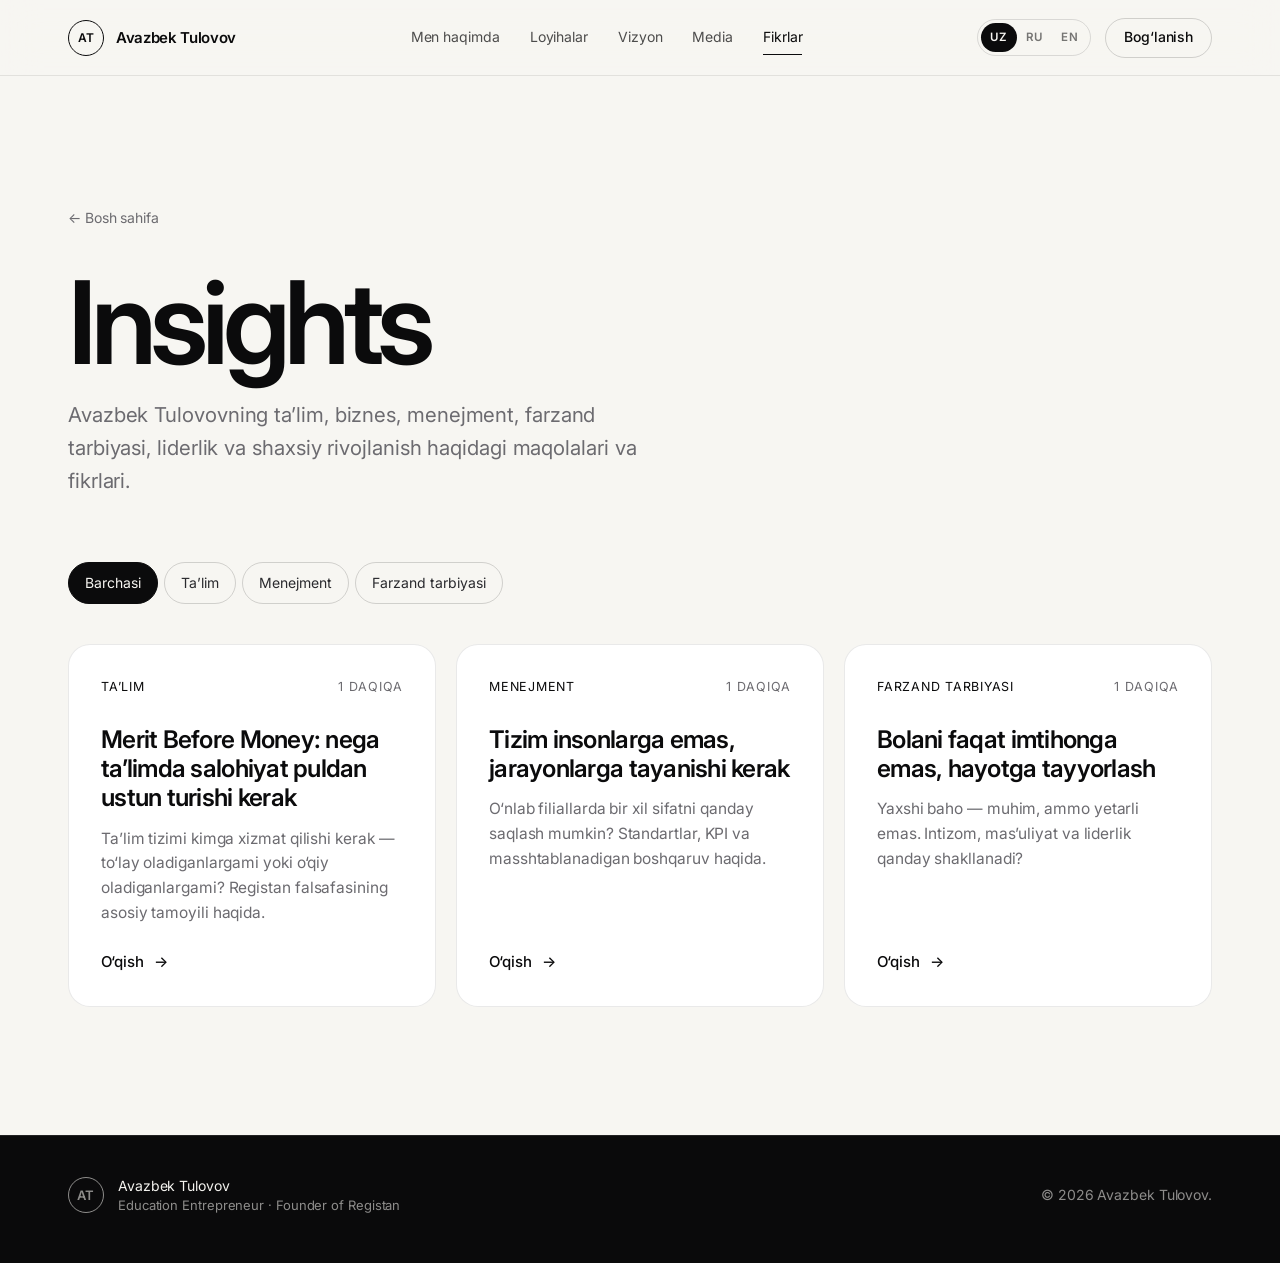
<file: insights.html>
<!doctype html>
<html lang="uz">
<head>
  <meta charset="utf-8">
  <meta name="viewport" content="width=device-width, initial-scale=1, viewport-fit=cover">
  <title>Insights — Avazbek Tulovov</title>
  <meta name="description" content="Avazbek Tulovovning ta’lim, biznes, menejment, farzand tarbiyasi, liderlik va shaxsiy rivojlanish haqidagi maqolalari.">
  <link rel="canonical" href="https://mysite.uz/insights.html">
  <meta property="og:title" content="Insights — Avazbek Tulovov">
  <meta property="og:image" content="https://mysite.uz/assets/img/og-image.jpg">
  <link rel="icon" href="favicon.svg" type="image/svg+xml">
  <link rel="preconnect" href="https://fonts.googleapis.com">
  <link rel="preconnect" href="https://fonts.gstatic.com" crossorigin>
  <link href="https://fonts.googleapis.com/css2?family=Inter:wght@300;400;500;600;700&family=Cormorant+Garamond:ital,wght@0,500;1,400;1,500&display=swap" rel="stylesheet">
  <link rel="stylesheet" href="assets/css/style.css">
  <script src="assets/js/config.js"></script>
</head>
<body class="page" data-keep-title>
  <header class="nav is-solid" id="nav">
    <div class="nav__inner container">
      <a href="index.html" class="brand"><span class="brand__mark">AT</span><span class="brand__name">Avazbek Tulovov</span></a>
      <nav class="nav__links">
        <a href="index.html#about" data-i18n="nav.about">Men haqimda</a>
        <a href="index.html#projects" data-i18n="nav.projects">Loyihalar</a>
        <a href="index.html#vision" data-i18n="nav.vision">Vizyon</a>
        <a href="index.html#media" data-i18n="nav.media">Media</a>
        <a href="insights.html" class="is-active" data-i18n="nav.insights">Fikrlar</a>
      </nav>
      <div class="nav__right">
        <div class="lang"><button data-lang="uz">UZ</button><button data-lang="ru">RU</button><button data-lang="en">EN</button></div>
        <a href="index.html#contact" class="btn btn--sm btn--ghost nav__cta" data-i18n="nav.contact">Bog‘lanish</a>
      </div>
    </div>
  </header>

  <main class="container">
    <section class="page-head">
      <a class="back" href="index.html" data-i18n="blog.home">← Bosh sahifa</a>
      <h1 class="display reveal" data-i18n="blog.title">Insights</h1>
      <p class="reveal" data-i18n="blog.lead">Avazbek Tulovovning ta’lim, biznes, menejment, farzand tarbiyasi, liderlik va shaxsiy rivojlanish haqidagi maqolalari va fikrlari.</p>
    </section>
    <div class="filters tabs" id="postFilters"></div>
    <div class="bgrid" id="allPosts" style="padding-bottom:clamp(80px,10vw,140px)"></div>
  </main>

  <footer class="footer dark">
    <div class="container footer__inner">
      <div class="footer__brand"><span class="brand__mark">AT</span><p>Avazbek Tulovov<br><span data-i18n="footer.tag">Education Entrepreneur · Founder of Registan</span></p></div>
      <p class="footer__copy">© <span id="year">2026</span> Avazbek Tulovov.</p>
    </div>
  </footer>
  <script src="assets/js/i18n.js"></script>
  <script src="assets/js/main.js"></script>
</body>
</html>
</file>
<file: assets/css/style.css>
/* =========================================================
   Avazbek Tulovov — Personal Brand
   Minimal · Premium · Typographic
   ========================================================= */

:root {
  --bg: #f7f6f2;
  --bg-2: #efede7;
  --surface: #ffffff;
  --ink: #0b0b0c;
  --ink-2: #2a2a2e;
  --muted: #6c6b70;
  --line: rgba(11, 11, 12, .09);
  --line-2: rgba(11, 11, 12, .16);

  --dark: #0a0a0b;
  --dark-2: #121214;
  --on-dark: #f4f3ef;
  --on-dark-muted: rgba(244, 243, 239, .56);
  --line-dark: rgba(244, 243, 239, .1);

  --gold: #b8955f;
  --gold-soft: #d9c39c;

  --sans: "Inter", system-ui, -apple-system, "Segoe UI", Roboto, sans-serif;
  --serif: "Cormorant Garamond", "Times New Roman", serif;

  --container: 1240px;
  --gutter: clamp(20px, 4vw, 48px);
  --radius: 22px;
  --radius-sm: 14px;
  --ease: cubic-bezier(.2, .7, .1, 1);
  --nav-h: 76px;
}

*, *::before, *::after { box-sizing: border-box; }
html { scroll-behavior: smooth; -webkit-text-size-adjust: 100%; }
body {
  margin: 0;
  background: var(--bg);
  color: var(--ink);
  font-family: var(--sans);
  font-size: 17px;
  line-height: 1.6;
  letter-spacing: -.005em;
  -webkit-font-smoothing: antialiased;
  -moz-osx-font-smoothing: grayscale;
  overflow-x: hidden;
}
img, video, svg { display: block; max-width: 100%; }
a { color: inherit; text-decoration: none; }
button { font: inherit; color: inherit; background: none; border: 0; cursor: pointer; }
h1, h2, h3, h4 { margin: 0; font-weight: 600; letter-spacing: -.03em; line-height: 1.08; }
p { margin: 0; }
ul, ol { margin: 0; padding: 0; list-style: none; }
::selection { background: var(--ink); color: var(--bg); }
:focus-visible { outline: 2px solid var(--gold); outline-offset: 3px; border-radius: 6px; }

.container { width: 100%; max-width: var(--container); margin: 0 auto; padding: 0 var(--gutter); }
.skip { position: absolute; left: -999px; top: 8px; z-index: 999; background: var(--ink); color: #fff; padding: 8px 14px; border-radius: 8px; }
.skip:focus { left: 8px; }
.hp { position: absolute; left: -9999px; }

/* ---------- Type ---------- */
.eyebrow {
  font-size: 12.5px; font-weight: 500; letter-spacing: .14em; text-transform: uppercase;
  color: var(--muted); margin-bottom: 22px; display: flex; align-items: center; gap: 12px;
}
.eyebrow::before { content: ""; width: 28px; height: 1px; background: currentColor; opacity: .6; }
.eyebrow--light { color: var(--on-dark-muted); }
.h2 { font-size: clamp(34px, 5vw, 64px); font-weight: 600; max-width: 16ch; }
.display { font-size: clamp(56px, 10vw, 148px); font-weight: 600; letter-spacing: -.055em; line-height: .92; }
.display--md { font-size: clamp(48px, 7.5vw, 104px); }
.serif { font-family: var(--serif); font-style: italic; font-weight: 400; letter-spacing: -.02em; }
.lead { font-size: clamp(19px, 1.7vw, 23px); line-height: 1.5; color: var(--ink); letter-spacing: -.015em; }
.prose p + p { margin-top: 1.1em; }
.prose p { color: var(--ink-2); }
.prose em { font-family: var(--serif); font-size: 1.18em; color: var(--ink); }

/* ---------- Buttons ---------- */
.btn {
  display: inline-flex; align-items: center; justify-content: center; gap: 10px;
  height: 52px; padding: 0 26px; border-radius: 999px;
  font-size: 15px; font-weight: 500; letter-spacing: -.01em;
  transition: transform .4s var(--ease), background .3s, color .3s, border-color .3s, box-shadow .3s;
  white-space: nowrap;
}
.btn:hover { transform: translateY(-2px); }
.btn--sm { height: 40px; padding: 0 18px; font-size: 14px; }
.btn--light { background: var(--on-dark); color: var(--ink); }
.btn--light:hover { background: #fff; box-shadow: 0 10px 30px -10px rgba(255,255,255,.4); }
.btn--outline-light { border: 1px solid rgba(255,255,255,.28); color: var(--on-dark); }
.btn--outline-light:hover { border-color: rgba(255,255,255,.7); }
.btn--ghost { border: 1px solid var(--line-2); }
.btn--ghost:hover { background: var(--ink); color: var(--bg); border-color: var(--ink); }
.btn--block { width: 100%; }

.link-arrow { display: inline-flex; align-items: center; gap: 10px; font-weight: 500; font-size: 15px; }
.link-arrow::after { content: "→"; transition: transform .35s var(--ease); }
.link-arrow:hover::after { transform: translateX(5px); }

/* ---------- Nav ---------- */
.nav {
  position: fixed; inset: 0 0 auto 0; z-index: 50; height: var(--nav-h);
  color: var(--on-dark); transition: background .4s, color .4s, border-color .4s, transform .5s var(--ease);
  border-bottom: 1px solid transparent;
}
.nav.is-solid {
  background: rgba(247, 246, 242, .78); color: var(--ink);
  -webkit-backdrop-filter: saturate(180%) blur(18px); backdrop-filter: saturate(180%) blur(18px);
  border-bottom-color: var(--line);
}
.nav.is-hidden { transform: translateY(-100%); }
.nav__inner { height: 100%; display: flex; align-items: center; justify-content: space-between; gap: 24px; }
.brand { display: flex; align-items: center; gap: 12px; font-weight: 600; letter-spacing: -.02em; }
.brand__mark {
  width: 36px; height: 36px; border-radius: 50%; display: grid; place-items: center;
  border: 1px solid currentColor; font-size: 12px; letter-spacing: .04em; font-weight: 600;
}
.brand__name { font-size: 15px; }
.nav__links { display: flex; gap: 30px; font-size: 14px; }
.nav__links a { opacity: .72; transition: opacity .25s; position: relative; }
.nav__links a:hover, .nav__links a.is-active { opacity: 1; }
.nav__links a.is-active::after { content: ""; position: absolute; left: 0; right: 0; bottom: -6px; height: 1px; background: currentColor; }
.nav__right { display: flex; align-items: center; gap: 14px; }
.nav.is-solid .btn--ghost { border-color: var(--line-2); }
.nav:not(.is-solid) .btn--ghost { border-color: rgba(255,255,255,.28); }
.nav:not(.is-solid) .btn--ghost:hover { background: var(--on-dark); color: var(--ink); }

.lang { display: flex; padding: 3px; border-radius: 999px; border: 1px solid rgba(127,127,127,.25); }
.lang button { font-size: 11.5px; font-weight: 600; letter-spacing: .06em; padding: 5px 9px; border-radius: 999px; opacity: .55; transition: .25s; }
.lang button:hover { opacity: .9; }
.lang button.is-active { opacity: 1; background: currentColor; }
.lang button.is-active { background: var(--on-dark); color: var(--ink); }
.nav.is-solid .lang button.is-active, .page .lang button.is-active { background: var(--ink); color: var(--bg); }

.burger { display: none; width: 40px; height: 40px; position: relative; }
.burger span { position: absolute; left: 10px; right: 10px; height: 1.5px; background: currentColor; transition: .35s var(--ease); }
.burger span:first-child { top: 16px; }
.burger span:last-child { top: 23px; }
.nav.is-open .burger span:first-child { top: 19.5px; transform: rotate(45deg); }
.nav.is-open .burger span:last-child { top: 19.5px; transform: rotate(-45deg); }
.mnav {
  position: fixed; inset: var(--nav-h) 0 0 0; background: var(--bg); color: var(--ink);
  display: flex; flex-direction: column; padding: 24px var(--gutter);
  opacity: 0; pointer-events: none; transform: translateY(-8px); transition: .4s var(--ease);
}
.mnav a { font-size: 30px; font-weight: 600; letter-spacing: -.03em; padding: 10px 0; border-bottom: 1px solid var(--line); }
.nav.is-open { background: var(--bg); color: var(--ink); }
.nav.is-open .mnav { opacity: 1; pointer-events: auto; transform: none; }
.nav.is-open .lang button.is-active { background: var(--ink); color: var(--bg); }

/* ---------- Hero ---------- */
.hero {
  position: relative; min-height: 100vh; min-height: 100svh; display: flex; flex-direction: column; justify-content: flex-end;
  background: var(--dark); color: var(--on-dark); overflow: hidden; isolation: isolate;
}
.hero__bg { position: absolute; inset: 0; z-index: -1; }
.hero__video { position: absolute; inset: 0; width: 100%; height: 100%; object-fit: cover; opacity: 0; transition: opacity 1.4s; }
.hero__video.is-ready { opacity: .45; }
.hero__portrait {
  position: absolute; right: 0; top: 0; bottom: 0; width: min(58%, 900px);
  background-size: cover; background-position: center top; opacity: 0; transition: opacity 1.6s;
  -webkit-mask-image: linear-gradient(to left, #000 35%, transparent 95%);
  mask-image: linear-gradient(to left, #000 35%, transparent 95%);
  filter: grayscale(.25) contrast(1.05);
}
.hero__portrait.is-loaded { opacity: .9; }
.hero__pattern { position: absolute; inset: -10%; width: 120%; height: 120%; color: #fff; opacity: .055; animation: drift 80s linear infinite; will-change: transform; }
.is-offscreen *, .is-offscreen *::before, .is-offscreen *::after { animation-play-state: paused !important; }
@keyframes drift { to { transform: translate3d(-160px, -160px, 0); } }
.hero__glow {
  position: absolute; inset: 0;
  background:
    radial-gradient(60% 50% at 78% 30%, rgba(184,149,95,.22), transparent 70%),
    radial-gradient(50% 60% at 10% 100%, rgba(60,80,140,.22), transparent 70%),
    linear-gradient(180deg, rgba(10,10,11,.2) 0%, rgba(10,10,11,0) 40%, rgba(10,10,11,.85) 100%);
}
.hero__grain {
  position: absolute; inset: 0; opacity: .07; pointer-events: none;
  background-image: url("data:image/svg+xml,%3Csvg xmlns='http://www.w3.org/2000/svg' width='160' height='160'%3E%3Cfilter id='n'%3E%3CfeTurbulence type='fractalNoise' baseFrequency='.9' numOctaves='3' stitchTiles='stitch'/%3E%3C/filter%3E%3Crect width='100%25' height='100%25' filter='url(%23n)'/%3E%3C/svg%3E");
}
.hero__content { padding-top: calc(var(--nav-h) + 8vh); padding-bottom: 6vh; }
.hero__title { font-size: clamp(56px, 13.2vw, 210px); font-weight: 600; letter-spacing: -.06em; line-height: .86; margin: 6px 0 36px; }
.hero__title .line { display: block; overflow: hidden; padding-bottom: .04em; }
.hero__title .word { display: inline-block; transform: translateY(105%); transition: transform 1.3s var(--ease); }
.hero__title .line:nth-child(2) .word { transition-delay: .12s; color: transparent; -webkit-text-stroke: 1.2px rgba(244,243,239,.85); }
.is-loaded .hero__title .word { transform: none; }
.hero__roles { display: flex; flex-wrap: wrap; gap: 6px 44px; font-size: clamp(15px, 1.4vw, 19px); color: var(--on-dark-muted); margin-bottom: 40px; }
.hero__roles li { position: relative; }
.hero__roles li + li::before { content: ""; position: absolute; left: -24px; top: 50%; width: 4px; height: 4px; margin-top: -2px; border-radius: 50%; background: var(--gold); }
.hero__roles li:last-child { color: var(--on-dark); }
.hero__cta { display: flex; gap: 12px; flex-wrap: wrap; }
.hero__foot {
  display: flex; justify-content: space-between; align-items: center; padding-bottom: 28px; padding-top: 22px;
  border-top: 1px solid var(--line-dark); font-size: 12px; letter-spacing: .14em; text-transform: uppercase; color: var(--on-dark-muted);
}
.scroll-cue { width: 22px; height: 36px; border: 1px solid rgba(255,255,255,.3); border-radius: 12px; position: relative; }
.scroll-cue span { position: absolute; left: 50%; top: 7px; width: 2px; height: 7px; margin-left: -1px; background: var(--on-dark); border-radius: 2px; animation: cue 2s var(--ease) infinite; }
@keyframes cue { 0% { opacity: 0; transform: translateY(0); } 30% { opacity: 1; } 100% { opacity: 0; transform: translateY(12px); } }

/* ---------- Sections ---------- */
.section { padding: clamp(96px, 14vw, 180px) 0; position: relative; }
.section--tight { padding-top: clamp(40px, 6vw, 80px); }
.section__head { margin-bottom: clamp(48px, 7vw, 88px); }
.section__head--row { display: flex; justify-content: space-between; align-items: flex-end; gap: 32px; flex-wrap: wrap; }
.dark { background: var(--dark); color: var(--on-dark); }

/* About */
.about__grid { display: grid; grid-template-columns: 5fr 7fr; gap: clamp(40px, 7vw, 120px); align-items: start; }
.about__aside { position: sticky; top: calc(var(--nav-h) + 32px); }
.about__photo {
  aspect-ratio: 4/5; border-radius: var(--radius); position: relative; overflow: hidden;
  background:
    radial-gradient(80% 60% at 70% 20%, rgba(184,149,95,.35), transparent 60%),
    linear-gradient(160deg, #1c1c20, #0a0a0b);
  background-size: cover; background-position: center;
}
.about__photo::before { content: "AT"; position: absolute; inset: 0; display: grid; place-items: center; font-size: clamp(90px, 14vw, 200px); font-weight: 600; letter-spacing: -.06em; color: rgba(255,255,255,.06); }
.about__photo.is-loaded::before { display: none; }
.about__photo-tag { position: absolute; left: 18px; bottom: 18px; padding: 8px 14px; border-radius: 999px; font-size: 12.5px; background: rgba(255,255,255,.12); color: #fff; -webkit-backdrop-filter: blur(12px); backdrop-filter: blur(12px); border: 1px solid rgba(255,255,255,.18); }
.about__body .h2 { margin-bottom: 40px; max-width: 15ch; }
.stats { display: grid; grid-template-columns: repeat(2, 1fr); margin-top: 64px; border-top: 1px solid var(--line); }
.stat { padding: 28px 24px 28px 0; border-bottom: 1px solid var(--line); }
.stat:nth-child(odd) { border-right: 1px solid var(--line); }
.stat:nth-child(even) { padding-left: 28px; }
.stat__num { display: block; font-size: clamp(36px, 4.4vw, 58px); font-weight: 600; letter-spacing: -.05em; line-height: 1; margin-bottom: 10px; }
.stat__label { font-size: 14.5px; color: var(--muted); line-height: 1.45; display: block; max-width: 24ch; }

/* Focus */
.focus__grid { display: grid; grid-template-columns: repeat(3, 1fr); gap: 1px; background: var(--line); border: 1px solid var(--line); border-radius: var(--radius); overflow: hidden; }
.fcard { background: var(--bg); padding: clamp(28px, 3.2vw, 44px); min-height: 260px; display: flex; flex-direction: column; transition: background .4s; }
.fcard:hover { background: var(--surface); }
.fcard__idx { font-size: 13px; color: var(--muted); margin-bottom: auto; padding-bottom: 48px; font-variant-numeric: tabular-nums; }
.fcard h3 { font-size: clamp(21px, 1.9vw, 26px); margin-bottom: 12px; }
.fcard p { color: var(--muted); font-size: 15.5px; }
.fcard--dark { background: var(--ink); color: var(--on-dark); }
.fcard--dark:hover { background: #18181b; }
.fcard--dark p { color: var(--on-dark-muted); margin-bottom: 20px; }
.fcard--dark .fcard__idx { color: var(--gold-soft); }

/* Journey */
.journey { background: var(--bg-2); }
.timeline { position: relative; padding-left: 0; }
.timeline__track { position: absolute; left: calc(26% + 0px); top: 8px; bottom: 8px; width: 1px; background: var(--line-2); }
.timeline__fill { position: absolute; inset: 0 0 auto 0; height: 0; background: var(--ink); transition: height .2s linear; }
.tl { display: grid; grid-template-columns: 26% 1fr; position: relative; padding-bottom: clamp(48px, 6vw, 80px); }
.tl:last-child { padding-bottom: 0; }
.tl::before { content: ""; position: absolute; left: 26%; top: 10px; width: 11px; height: 11px; margin-left: -5px; border-radius: 50%; background: var(--bg-2); border: 1.5px solid var(--ink); }
.tl--future::before { border-color: var(--gold); background: var(--gold); box-shadow: 0 0 0 6px rgba(184,149,95,.18); }
.tl__year { font-size: clamp(18px, 2vw, 26px); font-weight: 600; letter-spacing: -.03em; padding-right: 40px; line-height: 1.2; }
.tl--future .tl__year { color: var(--gold); }
.tl__body { padding-left: clamp(32px, 5vw, 72px); max-width: 640px; }
.tl__body h3 { font-size: clamp(22px, 2.3vw, 32px); margin-bottom: 12px; }
.tl__body p { color: var(--muted); }

/* Projects */
.pgrid { display: grid; grid-template-columns: repeat(2, 1fr); gap: 20px; }
.pcard { background: var(--surface); border-radius: var(--radius); overflow: hidden; display: flex; flex-direction: column; border: 1px solid var(--line); transition: transform .6s var(--ease), box-shadow .6s var(--ease); }
.pcard:hover { transform: translateY(-6px); box-shadow: 0 40px 80px -40px rgba(0,0,0,.28); }
.pcard--wide { grid-column: span 2; flex-direction: row; }
.pcard--wide > * { flex: 1 1 50%; }
.pcard--rev { flex-direction: row-reverse; }
.pcard__media {
  position: relative; min-height: 300px; aspect-ratio: 16/11; overflow: hidden; background-size: cover; background-position: center;
  background-color: #111;
}
.pcard--wide .pcard__media { aspect-ratio: auto; min-height: 440px; }
.pcard__media[data-tone="1"] { background-image: radial-gradient(70% 70% at 80% 10%, rgba(184,149,95,.55), transparent 60%), linear-gradient(150deg, #191a1f, #0b0b0c); }
.pcard__media[data-tone="2"] { background-image: radial-gradient(70% 70% at 20% 0%, rgba(72,104,170,.55), transparent 60%), linear-gradient(150deg, #13161f, #0a0b0f); }
.pcard__media[data-tone="3"] { background-image: radial-gradient(60% 60% at 50% 110%, rgba(200,80,60,.45), transparent 60%), linear-gradient(160deg, #1b1716, #0b0a0a); }
.pcard__media[data-tone="4"] { background-image: radial-gradient(70% 70% at 90% 90%, rgba(70,140,130,.5), transparent 60%), linear-gradient(150deg, #121a19, #0a0c0c); }
.pcard__media.is-loaded .pcard__glyph { display: none; }
.pcard__media::after { content: ""; position: absolute; inset: 0; background: linear-gradient(180deg, transparent 50%, rgba(0,0,0,.35)); }
.pcard__glyph {
  position: absolute; inset: 0; display: grid; place-items: center; color: rgba(255,255,255,.1);
  font-size: clamp(120px, 16vw, 240px); font-weight: 600; letter-spacing: -.07em; transition: transform 1.2s var(--ease);
}
.pcard:hover .pcard__glyph { transform: scale(1.06); }
.pcard__badge { position: absolute; z-index: 2; top: 18px; left: 18px; font-size: 12px; letter-spacing: .04em; padding: 7px 13px; border-radius: 999px; color: #fff; background: rgba(255,255,255,.1); border: 1px solid rgba(255,255,255,.18); -webkit-backdrop-filter: blur(12px); backdrop-filter: blur(12px); }
.pcard__body { padding: clamp(28px, 3.4vw, 48px); display: flex; flex-direction: column; gap: 14px; }
.pcard__kicker { font-size: 12.5px; letter-spacing: .12em; text-transform: uppercase; color: var(--muted); }
.pcard__body h3 { font-size: clamp(26px, 2.6vw, 38px); }
.pcard__body > p { color: var(--ink-2); }
.pcard__result { margin-top: 8px; padding: 18px 0; border-top: 1px solid var(--line); border-bottom: 1px solid var(--line); }
.pcard__result span { display: block; font-size: 12px; color: var(--muted); letter-spacing: .1em; text-transform: uppercase; margin-bottom: 6px; }
.pcard__result strong { font-weight: 500; font-size: 15.5px; letter-spacing: -.01em; }
.pcard .link-arrow { margin-top: auto; padding-top: 8px; }

/* Philosophy */
.philosophy .display { margin-bottom: 40px; }
.philosophy .display .serif { color: var(--gold-soft); font-weight: 400; }
.philosophy__intro { font-size: clamp(19px, 1.8vw, 24px); color: var(--on-dark-muted); max-width: 40ch; line-height: 1.5; margin-bottom: clamp(56px, 8vw, 100px); }
.principles { display: grid; grid-template-columns: repeat(3, 1fr); border-top: 1px solid var(--line-dark); }
.principles li { padding: 32px 32px 40px 0; border-bottom: 1px solid var(--line-dark); display: flex; flex-direction: column; gap: 22px; }
.principles li:not(:nth-child(3n)) { border-right: 1px solid var(--line-dark); }
.principles li:not(:nth-child(3n+1)) { padding-left: 32px; }
.principles span { font-size: 13px; color: var(--gold-soft); font-variant-numeric: tabular-nums; }
.principles p { font-size: clamp(19px, 1.7vw, 23px); letter-spacing: -.02em; line-height: 1.35; }

/* Vision */
.quote { margin: 0 0 clamp(64px, 9vw, 120px); }
.quote p { font-family: var(--serif); font-style: italic; font-weight: 400; font-size: clamp(38px, 6vw, 88px); line-height: 1.04; letter-spacing: -.025em; max-width: 20ch; }
.quote cite { display: block; margin-top: 28px; font-style: normal; font-size: 14px; color: var(--muted); letter-spacing: .06em; }
.vision__grid { display: grid; grid-template-columns: 5fr 7fr; gap: clamp(40px, 7vw, 120px); align-items: start; }
.vision__text { font-size: clamp(18px, 1.5vw, 21px); color: var(--ink-2); line-height: 1.6; }
.vlist { border-top: 1px solid var(--line); }
.vlist li { display: flex; gap: 28px; align-items: baseline; padding: 24px 0; border-bottom: 1px solid var(--line); font-size: clamp(20px, 2vw, 28px); font-weight: 500; letter-spacing: -.025em; line-height: 1.25; transition: padding .4s var(--ease); }
.vlist li:hover { padding-left: 12px; }
.vlist__n { font-size: 13px; color: var(--muted); font-weight: 400; letter-spacing: 0; flex: 0 0 auto; }

/* Podcast */
.podcast { overflow: hidden; }
.podcast__grid { display: grid; grid-template-columns: 1.1fr .9fr; gap: clamp(40px, 6vw, 100px); align-items: center; }
.podcast .display { margin-bottom: 28px; }
.podcast__lead { font-size: clamp(18px, 1.6vw, 22px); color: var(--on-dark-muted); max-width: 36ch; margin-bottom: 32px; line-height: 1.5; }
.chips { display: flex; flex-wrap: wrap; gap: 8px; margin-bottom: 40px; }
.chips li { font-size: 14px; padding: 8px 15px; border-radius: 999px; border: 1px solid var(--line-dark); color: var(--on-dark); }
.podcast__cta { display: flex; gap: 12px; flex-wrap: wrap; }
.podcast__visual { display: grid; place-items: center; gap: 48px; }
.mic { position: relative; width: min(380px, 80vw); aspect-ratio: 1; display: grid; place-items: center; }
.mic__ring { position: absolute; inset: 0; border-radius: 50%; border: 1px solid rgba(217,195,156,.25); animation: ring 4.5s var(--ease) infinite; }
.mic__ring:nth-child(2) { animation-delay: 1.5s; }
.mic__ring:nth-child(3) { animation-delay: 3s; }
@keyframes ring { 0% { transform: scale(.55); opacity: 0; } 30% { opacity: 1; } 100% { transform: scale(1.05); opacity: 0; } }
.mic__core { width: 52%; aspect-ratio: 1; border-radius: 50%; display: grid; place-content: center; text-align: center; background: radial-gradient(circle at 35% 30%, #2a2622, #0f0e0d 70%); border: 1px solid rgba(217,195,156,.35); box-shadow: 0 30px 80px -20px rgba(184,149,95,.35), inset 0 1px 0 rgba(255,255,255,.08); }
.mic__core span { font-weight: 600; letter-spacing: .28em; font-size: clamp(14px, 1.6vw, 18px); line-height: 1.5; }
.mic__core span:last-child { color: var(--gold-soft); }
.wave { display: flex; gap: 5px; height: 48px; align-items: center; }
.wave i { width: 3px; border-radius: 3px; background: rgba(244,243,239,.6); height: 20%; animation: wave 1.6s ease-in-out infinite; }
.wave i:nth-child(3n) { animation-delay: -.4s; } .wave i:nth-child(3n+1) { animation-delay: -.9s; } .wave i:nth-child(4n) { animation-delay: -1.2s; background: var(--gold-soft); }
@keyframes wave { 0%, 100% { height: 18%; } 50% { height: 100%; } }

/* Media */
.tabs { display: flex; gap: 6px; flex-wrap: wrap; }
.tabs button { font-size: 14px; padding: 9px 16px; border-radius: 999px; border: 1px solid var(--line-2); color: var(--ink-2); transition: .25s; }
.tabs button:hover { border-color: var(--ink); }
.tabs button.is-active { background: var(--ink); color: var(--bg); border-color: var(--ink); }
.mgrid { display: grid; grid-template-columns: repeat(3, 1fr); gap: 20px; }
.mcard { display: flex; flex-direction: column; gap: 16px; animation: fadeUp .7s var(--ease) both; }
.mcard__thumb { position: relative; aspect-ratio: 16/9; border-radius: var(--radius-sm); overflow: hidden; background: linear-gradient(150deg, #1a1a1d, #0b0b0c); }
.mcard__thumb img { width: 100%; height: 100%; object-fit: cover; transition: transform 1s var(--ease); }
.mcard:hover .mcard__thumb img { transform: scale(1.04); }
.mcard__thumb iframe { position: absolute; inset: 0; width: 100%; height: 100%; border: 0; }
.mcard__ph { position: absolute; inset: 0; display: grid; place-items: center; color: rgba(255,255,255,.12); font-size: 56px; font-weight: 600; letter-spacing: -.05em; }
.mcard__play { position: absolute; left: 50%; top: 50%; width: 64px; height: 64px; margin: -32px 0 0 -32px; border-radius: 50%; background: rgba(255,255,255,.92); color: var(--ink); display: grid; place-items: center; transition: transform .4s var(--ease); }
.mcard:hover .mcard__play { transform: scale(1.08); }
.mcard__meta { display: flex; gap: 10px; font-size: 12.5px; letter-spacing: .08em; text-transform: uppercase; color: var(--muted); }
.mcard h3 { font-size: 19px; letter-spacing: -.02em; line-height: 1.3; font-weight: 600; }
@keyframes fadeUp { from { opacity: 0; transform: translateY(16px); } to { opacity: 1; transform: none; } }

/* Blog cards */
.bgrid { display: grid; grid-template-columns: repeat(3, 1fr); gap: 20px; }
.bcard { display: flex; flex-direction: column; padding: 32px; min-height: 320px; border-radius: var(--radius); background: var(--surface); border: 1px solid var(--line); transition: transform .5s var(--ease), box-shadow .5s var(--ease); animation: fadeUp .7s var(--ease) both; }
.bcard:hover { transform: translateY(-5px); box-shadow: 0 30px 60px -36px rgba(0,0,0,.3); }
.bcard__cover { margin: -32px -32px 24px; aspect-ratio: 16/9; background-size: cover; background-position: center; border-radius: var(--radius) var(--radius) 0 0; }
.bcard__meta { display: flex; justify-content: space-between; gap: 12px; font-size: 12.5px; color: var(--muted); letter-spacing: .06em; text-transform: uppercase; margin-bottom: 28px; }
.bcard__cat { color: var(--ink); }
.bcard h3 { font-size: clamp(21px, 1.9vw, 25px); margin-bottom: 14px; line-height: 1.2; }
.bcard p { color: var(--muted); font-size: 15.5px; margin-bottom: 24px; }
.bcard .link-arrow { margin-top: auto; }
.empty { color: var(--muted); padding: 40px 0; grid-column: 1 / -1; }

/* Contact */
.contact__grid { display: grid; grid-template-columns: 1fr 1fr; gap: clamp(48px, 7vw, 120px); align-items: start; }
.contact .display { margin-bottom: 24px; max-width: 10ch; }
.contact__lead { color: var(--on-dark-muted); font-size: clamp(18px, 1.6vw, 21px); margin-bottom: 40px; }
.tg { display: inline-flex; align-items: center; gap: 14px; font-size: clamp(22px, 2.6vw, 34px); font-weight: 600; letter-spacing: -.03em; padding-bottom: 6px; border-bottom: 1px solid rgba(255,255,255,.25); transition: border-color .3s, color .3s; }
.tg:hover { border-color: var(--gold-soft); color: var(--gold-soft); }
.socials { display: flex; gap: 10px; margin-top: 44px; flex-wrap: wrap; }
.socials a { width: 48px; height: 48px; border-radius: 50%; display: grid; place-items: center; border: 1px solid var(--line-dark); transition: .3s var(--ease); }
.socials a:hover { background: var(--on-dark); color: var(--ink); transform: translateY(-3px); }
.socials svg { width: 19px; height: 19px; }
.form { display: grid; gap: 18px; padding: clamp(24px, 3vw, 40px); border-radius: var(--radius); background: var(--dark-2); border: 1px solid var(--line-dark); }
.form__row { display: grid; grid-template-columns: 1fr 1fr; gap: 18px; }
.field { display: grid; gap: 8px; }
.field span { font-size: 13px; color: var(--on-dark-muted); }
.field input, .field select, .field textarea {
  width: 100%; font: inherit; font-size: 16px; color: var(--on-dark); background: transparent;
  border: 0; border-bottom: 1px solid rgba(255,255,255,.18); padding: 10px 0; border-radius: 0; transition: border-color .3s;
  -webkit-appearance: none; appearance: none;
}
.field select { background-image: linear-gradient(45deg, transparent 50%, currentColor 50%), linear-gradient(135deg, currentColor 50%, transparent 50%); background-position: calc(100% - 10px) 52%, calc(100% - 5px) 52%; background-size: 5px 5px; background-repeat: no-repeat; }
.field select option { color: #000; }
.field textarea { resize: vertical; min-height: 110px; }
.field input:focus, .field select:focus, .field textarea:focus { outline: none; border-color: var(--gold-soft); }
.form .btn { margin-top: 8px; }
.form__status { font-size: 14px; color: var(--gold-soft); min-height: 1.4em; }

/* Footer */
.footer { padding: 40px 0 48px; border-top: 1px solid var(--line-dark); }
.footer__inner { display: flex; justify-content: space-between; align-items: center; gap: 24px; flex-wrap: wrap; font-size: 14px; color: var(--on-dark-muted); }
.footer__brand { display: flex; align-items: center; gap: 14px; }
.footer__brand p { color: var(--on-dark); line-height: 1.4; }
.footer__brand span { color: var(--on-dark-muted); font-size: 13px; }

/* ---------- Inner pages (blog) ---------- */
.page { padding-top: var(--nav-h); }
.page .nav { background: rgba(247,246,242,.82); color: var(--ink); -webkit-backdrop-filter: saturate(180%) blur(18px); backdrop-filter: saturate(180%) blur(18px); border-bottom-color: var(--line); }
.page .btn--ghost { border-color: var(--line-2); }
.page-head { padding: clamp(64px, 10vw, 140px) 0 clamp(40px, 5vw, 64px); }
.page-head .display { font-size: clamp(52px, 9vw, 128px); }
.page-head p { color: var(--muted); font-size: clamp(18px, 1.6vw, 22px); max-width: 44ch; margin-top: 24px; }
.filters { display: flex; gap: 6px; flex-wrap: wrap; margin-bottom: 40px; }
.article { max-width: 760px; margin: 0 auto; padding: clamp(56px, 8vw, 120px) var(--gutter) clamp(80px, 10vw, 140px); }
.article__meta { display: flex; gap: 16px; font-size: 13px; letter-spacing: .08em; text-transform: uppercase; color: var(--muted); margin-bottom: 28px; }
.article h1 { font-size: clamp(38px, 5.6vw, 72px); letter-spacing: -.045em; line-height: 1.02; margin-bottom: 28px; }
.article__excerpt { font-size: clamp(19px, 1.8vw, 23px); color: var(--ink-2); line-height: 1.5; padding-bottom: 40px; margin-bottom: 40px; border-bottom: 1px solid var(--line); }
.article__cover { border-radius: var(--radius); margin-bottom: 48px; width: 100%; }
.article__body { font-size: 18.5px; line-height: 1.75; color: var(--ink-2); }
.article__body > * + * { margin-top: 1.2em; }
.article__body h2 { font-size: 30px; margin-top: 2em; color: var(--ink); }
.article__body h3 { font-size: 23px; margin-top: 1.8em; color: var(--ink); }
.article__body blockquote { margin: 2em 0; padding-left: 24px; border-left: 2px solid var(--gold); font-family: var(--serif); font-style: italic; font-size: 1.45em; line-height: 1.35; color: var(--ink); }
.article__body ul, .article__body ol { padding-left: 1.3em; }
.article__body ul { list-style: disc; } .article__body ol { list-style: decimal; }
.article__body li + li { margin-top: .4em; }
.article__body a { text-decoration: underline; text-underline-offset: 3px; }
.article__body img { border-radius: var(--radius-sm); }
.back { display: inline-flex; gap: 8px; font-size: 14px; color: var(--muted); margin-bottom: 40px; }
.back:hover { color: var(--ink); }

/* ---------- Reveal animations ---------- */
.reveal { opacity: 0; transform: translateY(28px); transition: opacity 1.1s var(--ease), transform 1.1s var(--ease); transition-delay: var(--d, 0s); }
.reveal.is-in { opacity: 1; transform: none; }
.no-js .reveal { opacity: 1; transform: none; }

@media (prefers-reduced-motion: reduce) {
  html { scroll-behavior: auto; }
  *, *::before, *::after { animation-duration: .001ms !important; animation-iteration-count: 1 !important; transition-duration: .001ms !important; }
  .reveal { opacity: 1; transform: none; }
  .hero__title .word { transform: none; }
}

/* ---------- Responsive ---------- */
@media (max-width: 1080px) {
  .nav__links { display: none; }
  .burger { display: block; }
  .nav__cta { display: none; }
  .focus__grid, .mgrid, .bgrid { grid-template-columns: repeat(2, 1fr); }
  .principles { grid-template-columns: repeat(2, 1fr); }
  .principles li { padding: 28px 24px 32px 0 !important; border-right: 0 !important; }
  .principles li:nth-child(odd) { border-right: 1px solid var(--line-dark) !important; }
  .principles li:nth-child(even) { padding-left: 28px !important; }
}
@media (max-width: 860px) {
  :root { --nav-h: 66px; }
  body { font-size: 16px; }
  .about__grid, .vision__grid, .podcast__grid, .contact__grid { grid-template-columns: 1fr; }
  .about__aside { position: static; }
  .about__photo { aspect-ratio: 16/12; }
  .pgrid { grid-template-columns: 1fr; }
  .pcard--wide, .pcard--rev { grid-column: auto; flex-direction: column; }
  .pcard--wide .pcard__media, .pcard__media { min-height: 0; aspect-ratio: 16/11; }
  .timeline__track { left: 5px; }
  .tl { grid-template-columns: 1fr; padding-left: 36px; gap: 10px; }
  .tl::before { left: 5px; }
  .tl__body { padding-left: 0; }
  .tl__year { padding-right: 0; }
  .podcast__visual { order: -1; }
  .mic { width: min(280px, 70vw); }
  .hero__portrait { width: 100%; opacity: 0; -webkit-mask-image: linear-gradient(to top, transparent 10%, #000 60%); mask-image: linear-gradient(to top, transparent 10%, #000 60%); }
  .hero__portrait.is-loaded { opacity: .5; }
}
@media (max-width: 620px) {
  .focus__grid, .mgrid, .bgrid, .principles, .stats, .form__row { grid-template-columns: 1fr; }
  .principles li { padding: 26px 0 !important; border-right: 0 !important; }
  .stat { padding: 24px 0 !important; border-right: 0 !important; }
  .fcard { min-height: 0; }
  .fcard__idx { padding-bottom: 28px; }
  .brand__name { display: none; }
  .hero__title { font-size: 18.5vw; }
  .hero__roles { flex-direction: column; gap: 4px; }
  .hero__roles li + li::before { display: none; }
  .hero__cta .btn { flex: 1 1 auto; }
  .hero__foot .hero__since { display: none; }
  .bcard { padding: 26px; min-height: 0; }
  .bcard__cover { margin: -26px -26px 22px; }
  .tabs { overflow-x: auto; flex-wrap: nowrap; width: 100%; padding-bottom: 4px; scrollbar-width: none; }
  .tabs button { flex: 0 0 auto; }
}
</file>
